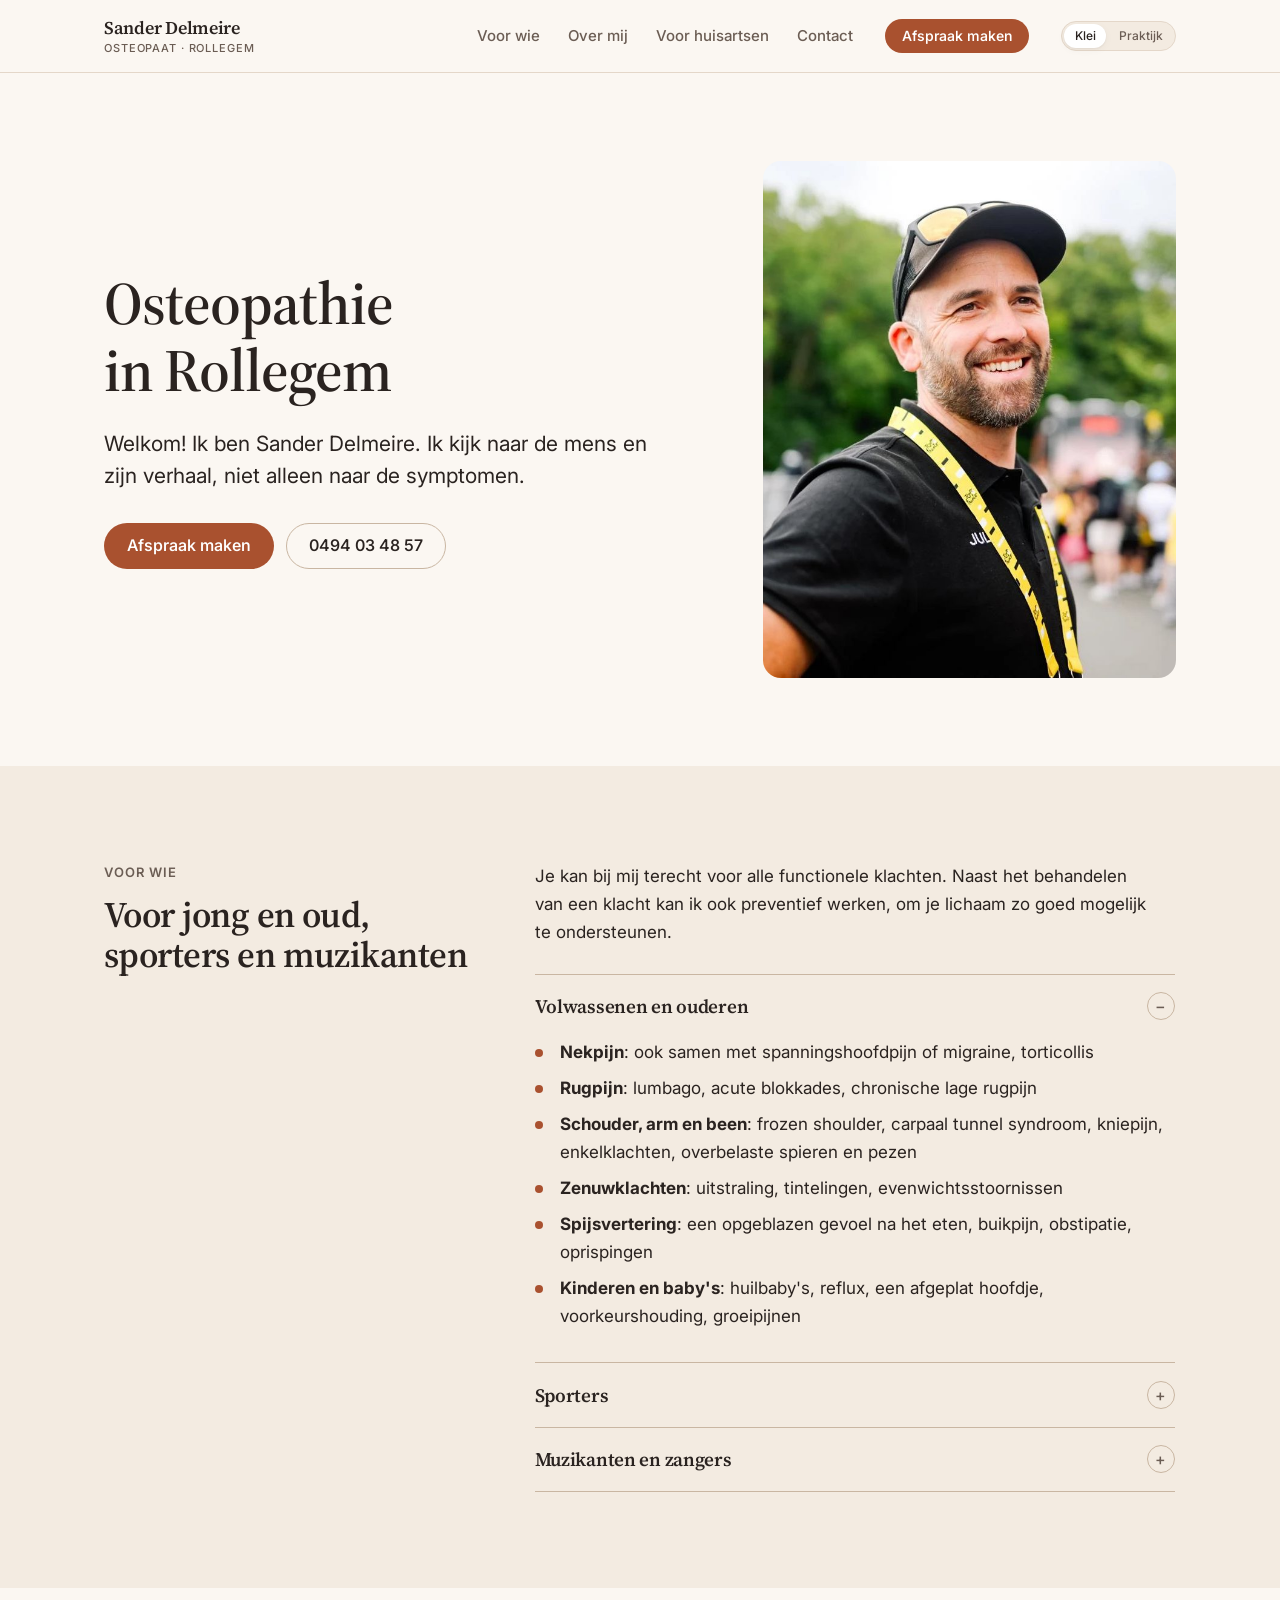
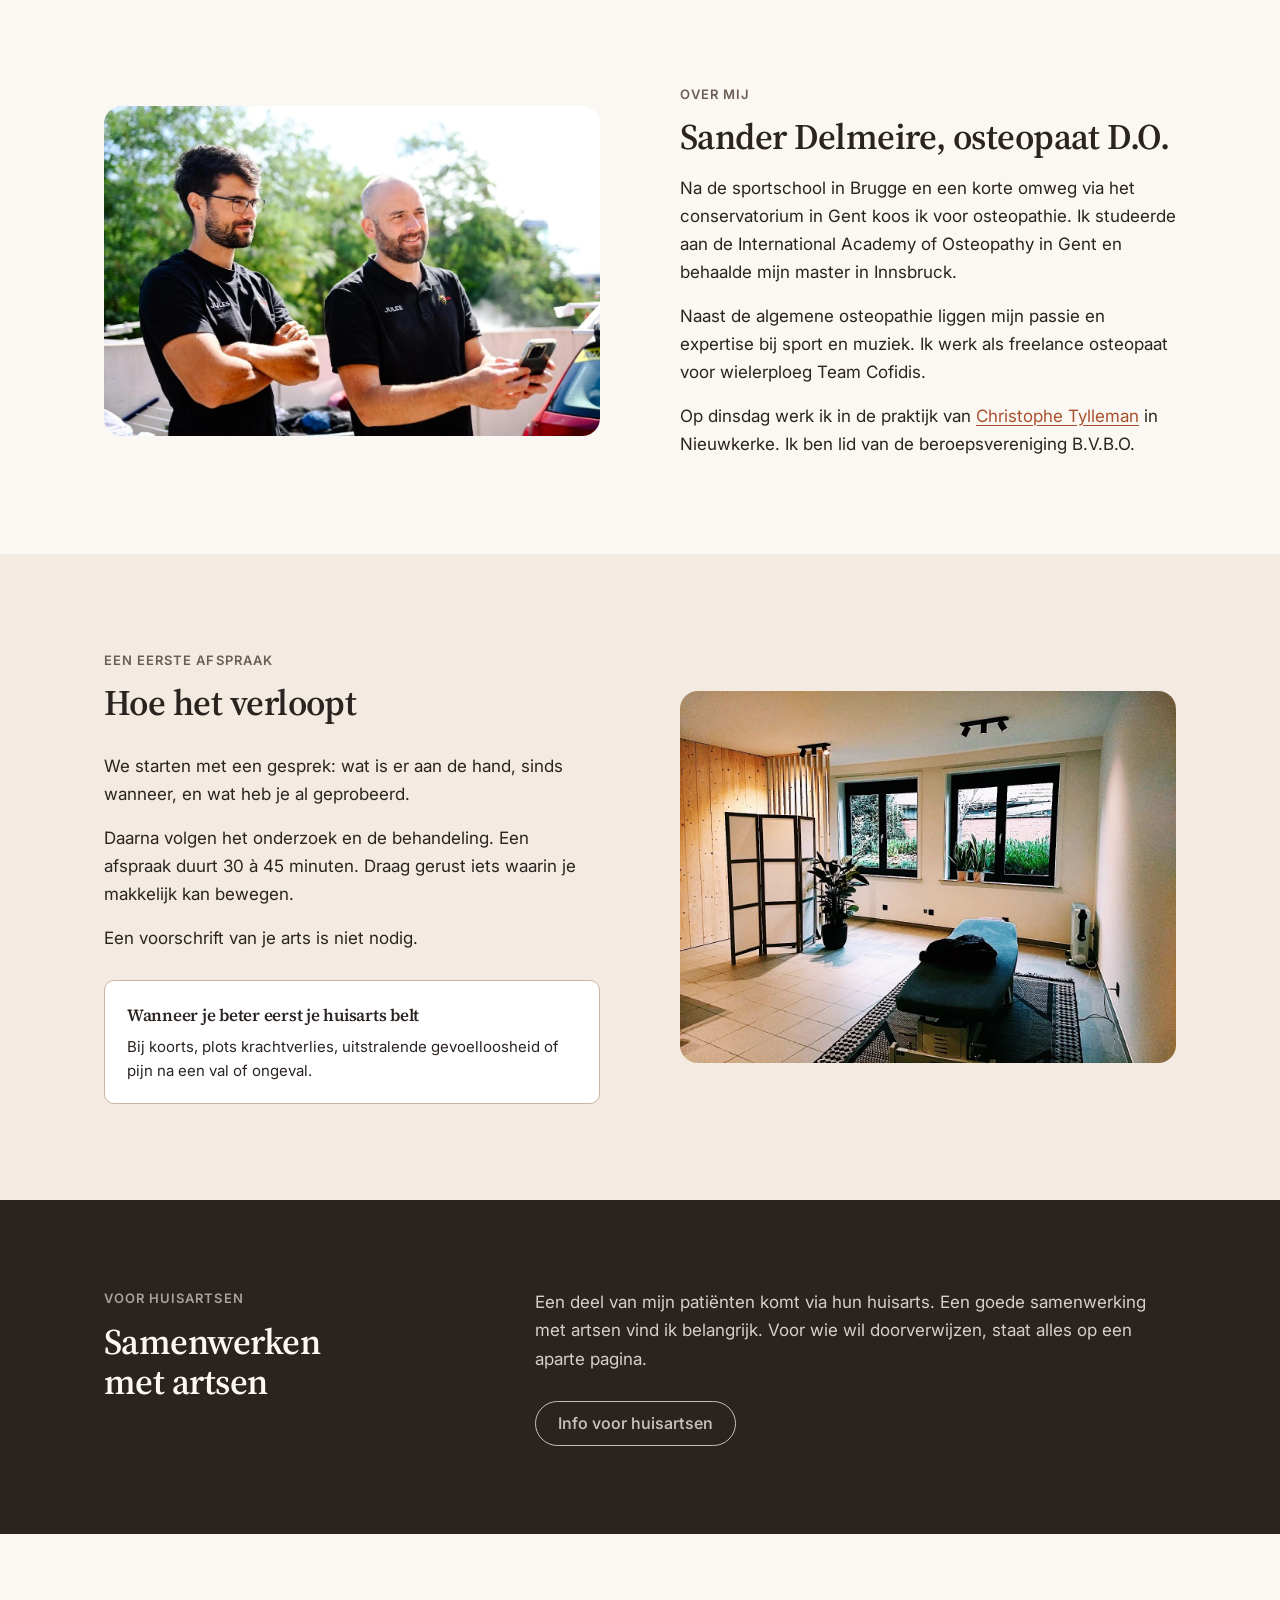
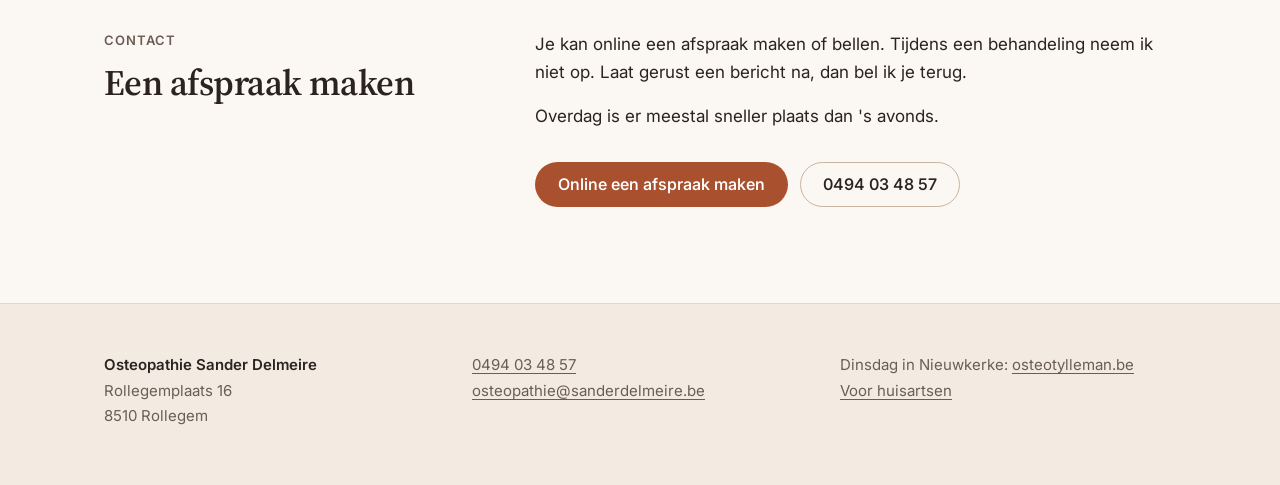
<file: index.html>
<!DOCTYPE html>
<html lang="nl-BE" data-theme="klei">
<head>
<meta charset="utf-8">
<meta name="robots" content="noindex, nofollow"><!-- Preview only. Remove when this becomes the real site. -->
<meta name="viewport" content="width=device-width, initial-scale=1">
<title>Sander Delmeire · Osteopaat in Rollegem</title>
<meta name="description" content="Sander Delmeire, osteopaat D.O. in Rollegem (Kortrijk). Voor volwassenen, kinderen, sporters en muzikanten.">

<!-- Set the theme before first paint so there is no flash -->
<script>
  document.documentElement.classList.add('js');
  (function () {
    try {
      var t = localStorage.getItem('sd-theme');
      if (t === 'klei' || t === 'praktijk') {
        document.documentElement.setAttribute('data-theme', t);
      }
    } catch (e) {}
  })();
</script>

<link rel="preconnect" href="https://fonts.googleapis.com">
<link rel="preconnect" href="https://fonts.gstatic.com" crossorigin>
<!-- Source Serif 4 is only used by direction "Klei". Drop it if Praktijk wins. -->
<link href="https://fonts.googleapis.com/css2?family=Inter:wght@400;500;600;650&family=Source+Serif+4:opsz,wght@8..60,500;8..60,600&display=swap" rel="stylesheet">

<link rel="stylesheet" href="css/tokens.css?v=20261006-2">
<link rel="stylesheet" href="css/site.css?v=20261006-2">
</head>
<body>

<header class="site-header">
  <div class="wrap site-header__inner">
    <a class="wordmark" href="index.html">
      Sander Delmeire
      <span>Osteopaat · Rollegem</span>
    </a>
    <div class="site-menu" id="site-menu">
      <nav class="site-nav">
        <a href="#voor-wie">Voor wie</a>
        <a href="#over-mij">Over mij</a>
        <a href="voor-huisartsen.html">Voor huisartsen</a>
        <a href="#contact">Contact</a>
      </nav>
      <a class="btn btn--primary header-cta" href="https://app.acuityscheduling.com/schedule.php?owner=20171099" target="_blank" rel="noopener">Afspraak maken</a>
    </div>
    <button class="nav-toggle" type="button" aria-expanded="false" aria-controls="site-menu" aria-label="Menu">
      <span></span><span></span><span></span>
    </button>
  </div>
</header>

<main>

  <!-- ===================== HERO ===================== -->
  <section class="hero">
    <div class="wrap hero__grid">
      <div class="hero__text">
        <h1 class="h1">Osteopathie in Rollegem</h1>
        <p class="lead">
          Welkom! Ik ben Sander Delmeire. Ik kijk naar de mens en zijn
          verhaal, niet alleen naar de symptomen.
        </p>
        <div class="hero__actions">
          <a class="btn btn--primary" href="https://app.acuityscheduling.com/schedule.php?owner=20171099" target="_blank" rel="noopener">Afspraak maken</a>
          <a class="btn btn--ghost" href="tel:+32494034857">0494 03 48 57</a>
        </div>
      </div>
      <figure class="photo photo--portrait">
        <img src="img/sander.jpg" alt="Sander Delmeire" width="682" height="853">
      </figure>
    </div>
  </section>

  <!-- ===================== VOOR WIE ===================== -->
  <section class="section section--sunken" id="voor-wie">
    <div class="wrap split">
      <div>
        <p class="eyebrow">Voor wie</p>
        <h2 class="h2">Voor jong en oud, sporters en muzikanten</h2>
      </div>
      <div class="split__body stack-lg">
        <p>
          Je kan bij mij terecht voor alle functionele klachten. Naast het
          behandelen van een klacht kan ik ook preventief werken, om je
          lichaam zo goed mogelijk te ondersteunen.
        </p>

        <div class="accordion">
          <details open>
            <summary>Volwassenen en ouderen</summary>
            <div class="accordion__body">
              <ul class="checklist">
                <li><strong>Nekpijn</strong>: ook samen met spanningshoofdpijn of migraine, torticollis</li>
                <li><strong>Rugpijn</strong>: lumbago, acute blokkades, chronische lage rugpijn</li>
                <li><strong>Schouder, arm en been</strong>: frozen shoulder, carpaal tunnel syndroom, kniepijn, enkelklachten, overbelaste spieren en pezen</li>
                <li><strong>Zenuwklachten</strong>: uitstraling, tintelingen, evenwichtsstoornissen</li>
                <li><strong>Spijsvertering</strong>: een opgeblazen gevoel na het eten, buikpijn, obstipatie, oprispingen</li>
                <li><strong>Kinderen en baby's</strong>: huilbaby's, reflux, een afgeplat hoofdje, voorkeurshouding, groeipijnen</li>
              </ul>
            </div>
          </details>
          <details>
            <summary>Sporters</summary>
            <div class="accordion__body stack">
              <p>
                Ontstekingen, overbelasting, kniepijn, lage rugpijn tijdens
                inspanning, slapende handen, nekpijn.
              </p>
              <p>
                Als sporter vraag je meer van je lichaam dan in het dagelijkse
                leven. Raken belasting en belastbaarheid uit balans, dan
                volgen blessures. Ik zoek de zwakke schakel en werk graag
                samen met je kinesist, trainer of sportarts. Ook preventief,
                om blessures voor te blijven.
              </p>
              <figure class="photo photo--wide">
                <img src="img/sport.jpg" alt="Sander in het shirt van Team Cofidis, buiten in de natuur" width="1200" height="800" loading="lazy">
              </figure>
            </div>
          </details>
          <details>
            <summary>Muzikanten en zangers</summary>
            <div class="accordion__body stack">
              <p>
                Heesheid, stemvermoeidheid, een strakke keel, kuchen, een
                beperkte stemrange of spanning bij het spelen.
              </p>
              <p>
                Ik kijk verder dan de stembanden zelf: kaak, nek, ademhaling,
                borstkas, houding en bekken kunnen allemaal meespelen. Waar
                nodig werk ik samen met een logopedist, zangpedagoog,
                NKO-arts of ademcoach.
              </p>
            </div>
          </details>
        </div>
      </div>
    </div>
  </section>

  <!-- ===================== OVER MIJ ===================== -->
  <section class="section" id="over-mij">
    <div class="wrap split split--media split--flip">
      <div class="split__body stack">
        <div>
          <p class="eyebrow">Over mij</p>
          <h2 class="h2">Sander Delmeire, osteopaat D.O.</h2>
        </div>
        <p>
          Na de sportschool in Brugge en een korte omweg via het
          conservatorium in Gent koos ik voor osteopathie. Ik studeerde aan
          de International Academy of Osteopathy in Gent en behaalde mijn
          master in Innsbruck.
        </p>
        <p>
          Naast de algemene osteopathie liggen mijn passie en expertise bij
          sport en muziek. Ik werk als freelance osteopaat voor wielerploeg
          Team Cofidis.
        </p>
        <p>
          Op dinsdag werk ik in de praktijk van
          <a href="https://www.osteotylleman.be/" target="_blank" rel="noopener">Christophe Tylleman</a>
          in Nieuwkerke. Ik ben lid van de beroepsvereniging B.V.B.O.
        </p>
      </div>
      <figure class="photo photo--wide">
        <img src="img/sander-team.jpg" alt="Sander Delmeire met een collega van Team Cofidis" width="1280" height="853" loading="lazy">
      </figure>
    </div>
  </section>

  <!-- ===================== EERSTE AFSPRAAK ===================== -->
  <section class="section section--sunken" id="eerste-afspraak">
    <div class="wrap split split--media">
      <div class="split__body stack-lg">
        <div>
          <p class="eyebrow">Een eerste afspraak</p>
          <h2 class="h2">Hoe het verloopt</h2>
        </div>

        <div class="stack">
          <p>
            We starten met een gesprek: wat is er aan de hand, sinds wanneer,
            en wat heb je al geprobeerd.
          </p>
          <p>
            Daarna volgen het onderzoek en de behandeling. Een afspraak duurt
            30 à 45 minuten. Draag gerust iets waarin je makkelijk kan bewegen.
          </p>
          <p>Een voorschrift van je arts is niet nodig.</p>
        </div>

        <div class="callout">
          <div class="callout__title">Wanneer je beter eerst je huisarts belt</div>
          <p class="small">
            Bij koorts, plots krachtverlies, uitstralende gevoelloosheid of
            pijn na een val of ongeval.
          </p>
        </div>
      </div>
      <figure class="photo photo--landscape">
        <img src="img/behandeling.jpg" alt="De behandelruimte in Rollegem" width="1280" height="960" loading="lazy">
      </figure>
    </div>
  </section>

  <!-- ===================== VOOR HUISARTSEN ===================== -->
  <section class="gp-band">
    <div class="wrap split">
      <div>
        <p class="eyebrow">Voor huisartsen</p>
        <h2 class="h2">Samenwerken met artsen</h2>
      </div>
      <div class="split__body stack-lg">
        <p>
          Een deel van mijn patiënten komt via hun huisarts. Een goede
          samenwerking met artsen vind ik belangrijk. Voor wie wil
          doorverwijzen, staat alles op een aparte pagina.
        </p>
        <p>
          <a class="btn btn--ghost" href="voor-huisartsen.html">Info voor huisartsen</a>
        </p>
      </div>
    </div>
  </section>

  <!-- ===================== CONTACT ===================== -->
  <section class="section" id="contact">
    <div class="wrap split">
      <div>
        <p class="eyebrow">Contact</p>
        <h2 class="h2">Een afspraak maken</h2>
      </div>

      <div class="split__body">
        <div class="stack">
          <p>
            Je kan online een afspraak maken of bellen. Tijdens een behandeling
            neem ik niet op. Laat gerust een bericht na, dan bel ik je terug.
          </p>
          <p>Overdag is er meestal sneller plaats dan 's avonds.</p>
        </div>
        <div class="hero__actions">
          <a class="btn btn--primary" href="https://app.acuityscheduling.com/schedule.php?owner=20171099" target="_blank" rel="noopener">Online een afspraak maken</a>
          <a class="btn btn--ghost" href="tel:+32494034857">0494 03 48 57</a>
        </div>
      </div>
    </div>
  </section>

</main>

<footer class="site-footer">
  <div class="wrap footer-grid">
    <div>
      <strong>Osteopathie Sander Delmeire</strong><br>
      Rollegemplaats 16<br>
      8510 Rollegem
    </div>
    <div>
      <a href="tel:+32494034857">0494 03 48 57</a><br>
      <a href="mailto:osteopathie@sanderdelmeire.be">osteopathie@sanderdelmeire.be</a>
    </div>
    <div>
      Dinsdag in Nieuwkerke: <a href="https://www.osteotylleman.be/" target="_blank" rel="noopener">osteotylleman.be</a><br>
      <a href="voor-huisartsen.html">Voor huisartsen</a>
    </div>
  </div>
</footer>

<script src="js/theme.js?v=20261006-2"></script>
<script src="js/nav.js?v=20261006-2"></script>
</body>
</html>
</file>
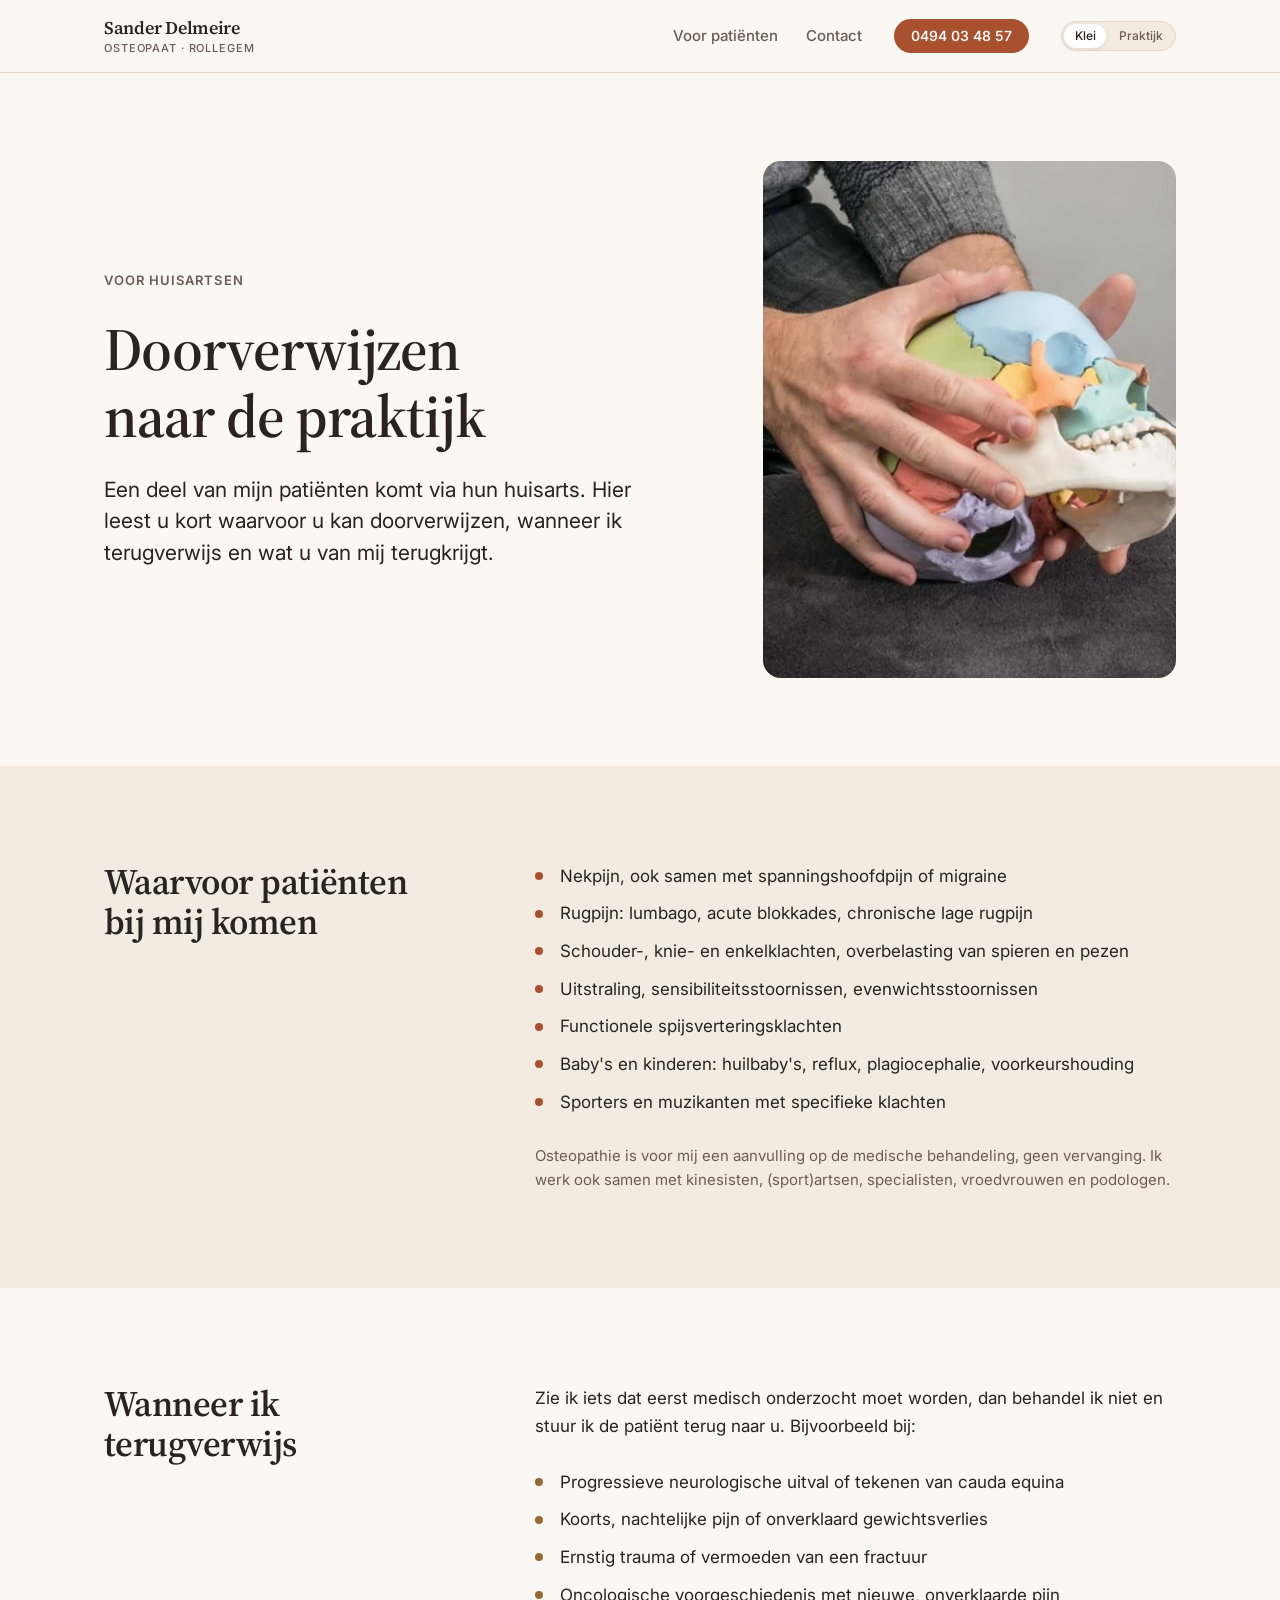
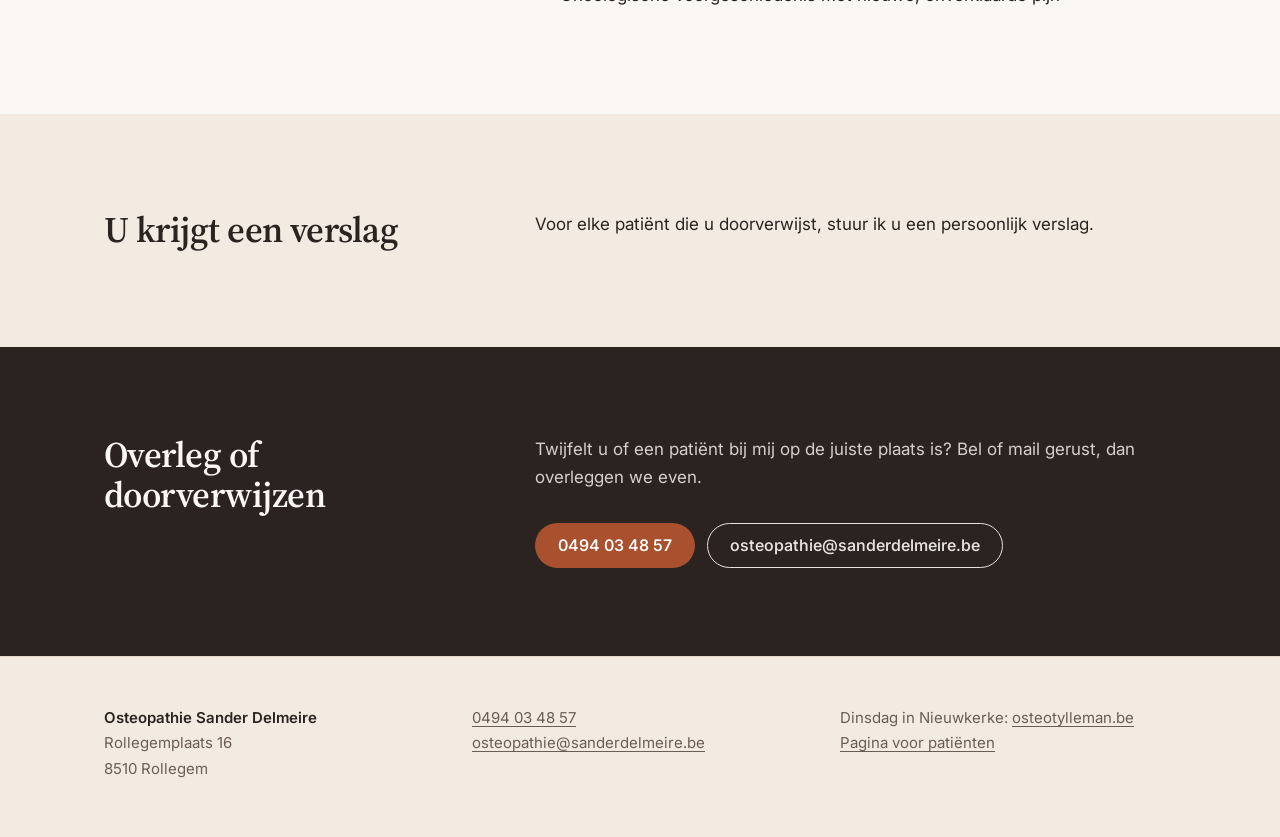
<file: voor-huisartsen.html>
<!DOCTYPE html>
<html lang="nl-BE" data-theme="klei">
<head>
<meta charset="utf-8">
<meta name="robots" content="noindex, nofollow"><!-- Preview only. Remove when this becomes the real site. -->
<meta name="viewport" content="width=device-width, initial-scale=1">
<title>Voor huisartsen · Sander Delmeire, osteopaat in Rollegem</title>
<meta name="description" content="Informatie voor huisartsen: waarvoor u kan doorverwijzen, wanneer ik terugverwijs en wat u van mij terugkrijgt.">

<script>
  document.documentElement.classList.add('js');
  (function () {
    try {
      var t = localStorage.getItem('sd-theme');
      if (t === 'klei' || t === 'praktijk') {
        document.documentElement.setAttribute('data-theme', t);
      }
    } catch (e) {}
  })();
</script>

<link rel="preconnect" href="https://fonts.googleapis.com">
<link rel="preconnect" href="https://fonts.gstatic.com" crossorigin>
<link href="https://fonts.googleapis.com/css2?family=Inter:wght@400;500;600;650&family=Source+Serif+4:opsz,wght@8..60,500;8..60,600&display=swap" rel="stylesheet">

<link rel="stylesheet" href="css/tokens.css?v=20261006-2">
<link rel="stylesheet" href="css/site.css?v=20261006-2">
</head>
<body>

<header class="site-header">
  <div class="wrap site-header__inner">
    <a class="wordmark" href="index.html">
      Sander Delmeire
      <span>Osteopaat · Rollegem</span>
    </a>
    <div class="site-menu" id="site-menu">
      <nav class="site-nav">
        <a href="index.html">Voor patiënten</a>
        <a href="#contact">Contact</a>
      </nav>
      <a class="btn btn--primary header-cta" href="tel:+32494034857">0494 03 48 57</a>
    </div>
    <button class="nav-toggle" type="button" aria-expanded="false" aria-controls="site-menu" aria-label="Menu">
      <span></span><span></span><span></span>
    </button>
  </div>
</header>

<main>

  <section class="hero">
    <div class="wrap hero__grid">
      <div class="hero__text">
        <p class="eyebrow">Voor huisartsen</p>
        <h1 class="h1">Doorverwijzen naar de praktijk</h1>
        <p class="lead">
          Een deel van mijn patiënten komt via hun huisarts. Hier leest u kort
          waarvoor u kan doorverwijzen, wanneer ik terugverwijs en wat u van
          mij terugkrijgt.
        </p>
      </div>
      <figure class="photo photo--portrait">
        <img src="img/schedel.jpg" alt="Handen rond een anatomisch model van een schedel" width="740" height="924">
      </figure>
    </div>
  </section>

  <!-- ===================== WAT ===================== -->
  <section class="section section--sunken">
    <div class="wrap split">
      <h2 class="h2">Waarvoor patiënten bij mij komen</h2>
      <div class="split__body stack-lg">
        <ul class="checklist">
          <li>Nekpijn, ook samen met spanningshoofdpijn of migraine</li>
          <li>Rugpijn: lumbago, acute blokkades, chronische lage rugpijn</li>
          <li>Schouder-, knie- en enkelklachten, overbelasting van spieren en pezen</li>
          <li>Uitstraling, sensibiliteitsstoornissen, evenwichtsstoornissen</li>
          <li>Functionele spijsverteringsklachten</li>
          <li>Baby's en kinderen: huilbaby's, reflux, plagiocephalie, voorkeurshouding</li>
          <li>Sporters en muzikanten met specifieke klachten</li>
        </ul>
        <p class="small muted">
          Osteopathie is voor mij een aanvulling op de medische behandeling,
          geen vervanging. Ik werk ook samen met kinesisten, (sport)artsen,
          specialisten, vroedvrouwen en podologen.
        </p>
      </div>
    </div>
  </section>

  <!-- ===================== TERUGVERWIJZEN ===================== -->
  <section class="section">
    <div class="wrap split">
      <h2 class="h2">Wanneer ik terugverwijs</h2>
      <div class="split__body stack-lg">
        <p>
          Zie ik iets dat eerst medisch onderzocht moet worden, dan behandel
          ik niet en stuur ik de patiënt terug naar u. Bijvoorbeeld bij:
        </p>
        <ul class="checklist checklist--warn">
          <li>Progressieve neurologische uitval of tekenen van cauda equina</li>
          <li>Koorts, nachtelijke pijn of onverklaard gewichtsverlies</li>
          <li>Ernstig trauma of vermoeden van een fractuur</li>
          <li>Oncologische voorgeschiedenis met nieuwe, onverklaarde pijn</li>
        </ul>
      </div>
    </div>
  </section>

  <!-- ===================== VERSLAG ===================== -->
  <section class="section section--sunken">
    <div class="wrap split">
      <h2 class="h2">U krijgt een verslag</h2>
      <div class="split__body">
        <p>
          Voor elke patiënt die u doorverwijst, stuur ik u een persoonlijk
          verslag.
        </p>
      </div>
    </div>
  </section>


  <!-- ===================== CONTACT ===================== -->
  <section class="gp-band" id="contact">
    <div class="wrap split">
      <h2 class="h2">Overleg of doorverwijzen</h2>
      <div class="split__body">
        <p>
          Twijfelt u of een patiënt bij mij op de juiste plaats is? Bel of
          mail gerust, dan overleggen we even.
        </p>
        <div class="hero__actions">
          <a class="btn btn--primary" href="tel:+32494034857">0494 03 48 57</a>
          <a class="btn btn--ghost" href="mailto:osteopathie@sanderdelmeire.be">osteopathie@sanderdelmeire.be</a>
        </div>
      </div>
    </div>
  </section>

</main>

<footer class="site-footer">
  <div class="wrap footer-grid">
    <div>
      <strong>Osteopathie Sander Delmeire</strong><br>
      Rollegemplaats 16<br>
      8510 Rollegem
    </div>
    <div>
      <a href="tel:+32494034857">0494 03 48 57</a><br>
      <a href="mailto:osteopathie@sanderdelmeire.be">osteopathie@sanderdelmeire.be</a>
    </div>
    <div>
      Dinsdag in Nieuwkerke: <a href="https://www.osteotylleman.be/" target="_blank" rel="noopener">osteotylleman.be</a><br>
      <a href="index.html">Pagina voor patiënten</a>
    </div>
  </div>
</footer>

<script src="js/theme.js?v=20261006-2"></script>
<script src="js/nav.js?v=20261006-2"></script>
</body>
</html>
</file>
<file: css/tokens.css>
/* ==========================================================================
   THEME TOKENS
   --------------------------------------------------------------------------
   Two design directions for Sander to choose between.

   HARD RULE: this is the only file in the project allowed to contain a raw
   colour, font-family, radius or shadow value. Everything in site.css reads
   from these variables. That is what makes switching directions a one-line
   change and deleting the loser a five-minute job.

   TO ADD A DIRECTION
     1. Copy a [data-theme="..."] block below, rename it
     2. Add it to THEMES in js/theme.js
     3. Add its fonts to the <link> tags in both HTML files

   TO DELETE A DIRECTION once Sander picks
     1. Delete its block here
     2. Remove it from THEMES in js/theme.js
     3. Remove its fonts from the <link> tags
     4. Set REVIEW_MODE = false in js/theme.js to hide the toggle bar
     Nothing in site.css changes.
   ========================================================================== */


/* --------------------------------------------------------------------------
   DIRECTION A — "Klei"
   Warm, tactile, hand-made. Leans into the craftsman identity: he works
   alone, with his hands, one person at a time. Feels like a person rather
   than an institution.
   -------------------------------------------------------------------------- */

:root,
[data-theme="klei"] {
  --theme-label: "Klei";

  /* Surfaces */
  --bg:            #FBF7F2;
  --bg-raised:     #FFFFFF;
  --bg-sunken:     #F3EBE1;
  --bg-inverse:    #2A2320;

  /* Text */
  --text:          #2A2320;
  --text-muted:    #6B5D54;
  --text-inverse:  #FBF7F2;
  --text-on-accent:#FFFFFF;

  /* Accent */
  --accent:        #A9512F;
  --accent-hover:  #8C4026;
  --accent-soft:   #F0DDD4;

  /* Lines */
  --line:          #E4D7C9;
  --line-strong:   #C9B6A2;

  /* Signal colours, used by the availability block */
  --signal-open:   #4F6F52;
  --signal-wait:   #96682F;
  --signal-open-bg:#E6EDE5;
  --signal-wait-bg:#F5E9D8;

  /* Type */
  --font-display:  "Source Serif 4", Georgia, "Times New Roman", serif;
  --font-body:     "Inter", system-ui, -apple-system, sans-serif;
  --display-weight: 600;
  --display-tracking: -0.015em;
  --display-leading: 1.12;

  /* Shape */
  --radius:        10px;
  --radius-lg:     18px;
  --radius-pill:   999px;

  /* Depth */
  --shadow-sm:     0 1px 2px rgba(42, 35, 32, 0.06),
                   0 2px 8px rgba(42, 35, 32, 0.04);
  --shadow-md:     0 2px 4px rgba(42, 35, 32, 0.06),
                   0 12px 28px rgba(42, 35, 32, 0.08);
}


/* --------------------------------------------------------------------------
   DIRECTION B — "Praktijk"
   Cool, quiet, credible. Leans into the medical-referral side: his patients
   come through huisartsen, and he writes them proper reports. Feels like a
   competent clinician rather than a wellness practice.
   -------------------------------------------------------------------------- */

[data-theme="praktijk"] {
  --theme-label: "Praktijk";

  /* Surfaces */
  --bg:            #FAFBFC;
  --bg-raised:     #FFFFFF;
  --bg-sunken:     #EFF3F5;
  --bg-inverse:    #16222B;

  /* Text */
  --text:          #16222B;
  --text-muted:    #5A6B75;
  --text-inverse:  #FAFBFC;
  --text-on-accent:#FFFFFF;

  /* Accent */
  --accent:        #2C6E78;
  --accent-hover:  #1F545C;
  --accent-soft:   #DCEBED;

  /* Lines */
  --line:          #DCE4E8;
  --line-strong:   #B6C4CC;

  /* Signal colours */
  --signal-open:   #2F6B4F;
  --signal-wait:   #7E5A1C;
  --signal-open-bg:#E2EFE8;
  --signal-wait-bg:#F4EBDA;

  /* Type */
  --font-display:  "Inter", system-ui, -apple-system, sans-serif;
  --font-body:     "Inter", system-ui, -apple-system, sans-serif;
  --display-weight: 650;
  --display-tracking: -0.03em;
  --display-leading: 1.08;

  /* Shape */
  --radius:        6px;
  --radius-lg:     10px;
  --radius-pill:   999px;

  /* Depth */
  --shadow-sm:     0 1px 2px rgba(22, 34, 43, 0.06),
                   0 2px 8px rgba(22, 34, 43, 0.04);
  --shadow-md:     0 2px 4px rgba(22, 34, 43, 0.05),
                   0 12px 28px rgba(22, 34, 43, 0.07);
}
</file>
<file: css/site.css>
/* ==========================================================================
   SITE STYLES
   --------------------------------------------------------------------------
   Layout, typography and components. Theme-agnostic by construction:
   every colour, font, radius and shadow reads from a var() defined in
   tokens.css. If you are about to type a hex value in this file, stop and
   add a token instead.
   ========================================================================== */


/* --- Reset ------------------------------------------------------------- */

*, *::before, *::after { box-sizing: border-box; }

html {
  -webkit-text-size-adjust: 100%;
  scroll-padding-top: 6rem;
}

body {
  margin: 0;
  background: var(--bg);
  color: var(--text);
  font-family: var(--font-body);
  font-size: 1.0625rem;
  line-height: 1.65;
  -webkit-font-smoothing: antialiased;
  text-rendering: optimizeLegibility;
}

img { max-width: 100%; height: auto; display: block; }

h1, h2, h3 {
  font-family: var(--font-display);
  font-weight: var(--display-weight);
  letter-spacing: var(--display-tracking);
  line-height: var(--display-leading);
  margin: 0;
  text-wrap: balance;
}

p { margin: 0; text-wrap: pretty; }

a { color: var(--accent); text-underline-offset: 0.18em; }
a:hover { color: var(--accent-hover); }

:focus-visible {
  outline: 2px solid var(--accent);
  outline-offset: 3px;
  border-radius: 3px;
}


/* --- Layout ------------------------------------------------------------ */

.wrap {
  width: 100%;
  max-width: 72rem;
  margin-inline: auto;
  padding-inline: clamp(1rem, 4vw, 2.5rem);
}

.measure { max-width: 38rem; }

.section {
  padding-block: clamp(3.5rem, 8vw, 6rem);
}

.section--sunken { background: var(--bg-sunken); }

/* Heading column left, content column right. Uses the full page width on
   desktop instead of one narrow centred column. */
.split {
  display: grid;
  gap: 1.75rem 4rem;
}

.split__body { max-width: 40rem; }

/* Text and photo side by side, vertically centred */
.split--media { align-items: center; }
.split--media .split__body { max-width: none; }

@media (min-width: 56rem) {
  .split { grid-template-columns: minmax(0, 4fr) minmax(0, 7fr); }
  .split--media { grid-template-columns: minmax(0, 1fr) minmax(0, 1fr); gap: 5rem; }
  .split--flip > :first-child { order: 2; }
}

.photo {
  margin: 0;
  overflow: hidden;
  border-radius: var(--radius-lg);
  background: var(--bg-sunken);
}

.photo img {
  width: 100%;
  height: 100%;
  object-fit: cover;
}

.photo--portrait { aspect-ratio: 4 / 5; }
.photo--landscape { aspect-ratio: 4 / 3; }
.photo--wide { aspect-ratio: 3 / 2; }

.stack > * + * { margin-top: 1rem; }
.stack-lg > * + * { margin-top: 1.75rem; }

.eyebrow {
  font-family: var(--font-body);
  font-size: 0.8125rem;
  font-weight: 600;
  letter-spacing: 0.08em;
  text-transform: uppercase;
  color: var(--text-muted);
  margin-bottom: 0.75rem;
}


/* --- Type scale -------------------------------------------------------- */

.h1 { font-size: clamp(2.25rem, 5.5vw, 3.75rem); }
.h2 { font-size: clamp(1.625rem, 3.2vw, 2.25rem); }
.h3 { font-size: clamp(1.125rem, 2.6vw, 1.3125rem); }

.lead {
  font-size: clamp(1.125rem, 2.6vw, 1.3125rem);
  line-height: 1.5;
  color: var(--text);
}

.muted { color: var(--text-muted); }

.small { font-size: 0.9375rem; line-height: 1.6; }


/* --- Header ------------------------------------------------------------ */

.site-header {
  position: sticky;
  top: 0;
  z-index: 50;
  background: var(--bg);
  border-bottom: 1px solid var(--line);
}

.site-header__inner {
  display: flex;
  align-items: center;
  flex-wrap: wrap;
  gap: 0.75rem 2rem;
  min-height: 4.5rem;
  padding-block: 0.75rem;
}

.wordmark {
  font-family: var(--font-display);
  font-weight: var(--display-weight);
  font-size: 1.125rem;
  line-height: 1.2;
  letter-spacing: var(--display-tracking);
  color: var(--text);
  text-decoration: none;
}

.wordmark span {
  display: block;
  font-family: var(--font-body);
  font-size: 0.6875rem;
  font-weight: 500;
  letter-spacing: 0.08em;
  text-transform: uppercase;
  color: var(--text-muted);
  margin-top: 0.2rem;
}

.site-menu {
  display: flex;
  align-items: center;
  gap: 0.75rem 2rem;
  margin-left: auto;
}

.site-nav {
  display: flex;
  align-items: center;
  gap: 1.75rem;
  font-size: 0.9375rem;
  font-weight: 500;
}

.site-nav a { color: var(--text-muted); text-decoration: none; }
.site-nav a:hover { color: var(--text); }

.btn.header-cta { padding: 0.5rem 1rem; font-size: 0.875rem; }

/* Hamburger button, phones and tablets only */
.nav-toggle {
  display: none;
  appearance: none;
  border: 0;
  background: transparent;
  cursor: pointer;
  width: 2.5rem;
  height: 2.5rem;
  padding: 0;
  flex-direction: column;
  align-items: center;
  justify-content: center;
  gap: 5px;
  border-radius: var(--radius);
  color: var(--text);
}

.nav-toggle span {
  display: block;
  width: 22px;
  height: 2px;
  border-radius: 2px;
  background: currentColor;
  transition: transform 0.2s ease, opacity 0.2s ease;
}

.site-header.is-open .nav-toggle span:nth-child(1) { transform: translateY(7px) rotate(45deg); }
.site-header.is-open .nav-toggle span:nth-child(2) { opacity: 0; }
.site-header.is-open .nav-toggle span:nth-child(3) { transform: translateY(-7px) rotate(-45deg); }

/* Phones and tablets: wordmark, theme switch and menu button on one row.
   The menu opens as a panel under the header. Without JavaScript the links
   fall back to a plain second row. */
@media (max-width: 55.99rem) {
  .site-header__inner { column-gap: 0.5rem; }
  .wordmark { margin-right: auto; }

  .site-menu { order: 3; width: 100%; margin-left: 0; }
  .site-nav { flex-wrap: wrap; gap: 0.5rem 1.25rem; font-size: 0.875rem; }
  .btn.header-cta { display: none; }

  .js .nav-toggle { display: inline-flex; }

  .js .site-menu {
    display: none;
    position: absolute;
    top: calc(100% + 1px);
    left: 0;
    right: 0;
    flex-direction: column;
    align-items: stretch;
    gap: 0;
    padding: 0.25rem clamp(1rem, 4vw, 2.5rem) 1.5rem;
    background: var(--bg);
    border-bottom: 1px solid var(--line);
    box-shadow: var(--shadow-md);
  }

  .js .site-header.is-open .site-menu { display: flex; }

  .js .site-nav {
    flex-direction: column;
    align-items: stretch;
    gap: 0;
    font-size: 1.0625rem;
  }

  .js .site-nav a {
    padding-block: 0.9rem;
    border-bottom: 1px solid var(--line);
    color: var(--text);
  }

  .js .btn.header-cta {
    display: inline-flex;
    margin-top: 1.25rem;
    padding: 0.75rem 1.375rem;
    font-size: 1rem;
  }
}


/* --- Hero -------------------------------------------------------------- */

.hero { padding-block: clamp(2.5rem, 7vw, 5.5rem); }

.hero__grid {
  display: grid;
  gap: 2.5rem;
  align-items: center;
}

.hero__text > * + * { margin-top: 1.5rem; }
.hero__text .lead { max-width: 34rem; }

@media (min-width: 56rem) {
  .hero__grid { grid-template-columns: minmax(0, 7fr) minmax(0, 5fr); gap: 5rem; }
}

.hero__actions {
  display: flex;
  flex-wrap: wrap;
  gap: 0.75rem;
  margin-top: 2rem;
}


/* --- Buttons ----------------------------------------------------------- */

.btn {
  display: inline-flex;
  align-items: center;
  justify-content: center;
  gap: 0.5rem;
  padding: 0.75rem 1.375rem;
  border-radius: var(--radius-pill);
  border: 1px solid transparent;
  font-family: var(--font-body);
  font-size: 1rem;
  font-weight: 550;
  line-height: 1.2;
  text-decoration: none;
  cursor: pointer;
  transition: background-color 0.15s ease, border-color 0.15s ease,
              color 0.15s ease, transform 0.15s ease;
}

.btn:active { transform: translateY(1px); }

.btn--primary {
  background: var(--accent);
  color: var(--text-on-accent);
}
.btn--primary:hover {
  background: var(--accent-hover);
  color: var(--text-on-accent);
}

.btn--ghost {
  background: transparent;
  color: var(--text);
  border-color: var(--line-strong);
}
.btn--ghost:hover {
  border-color: var(--accent);
  color: var(--accent);
}


/* --- Availability block ------------------------------------------------
   The signature element. Sander already says this on the phone:
   daytime is quick, evenings run two to three weeks. Nothing on his
   current site says it.
   ----------------------------------------------------------------------- */

.availability {
  display: grid;
  gap: 0.75rem;
}

@media (min-width: 34rem) {
  .availability { grid-template-columns: 1fr 1fr; }
}

.slot {
  padding: 1.125rem 1.25rem;
  border-radius: var(--radius);
  border: 1px solid var(--line);
  background: var(--bg-raised);
}

.slot__when {
  font-family: var(--font-body);
  font-size: 0.8125rem;
  font-weight: 600;
  letter-spacing: 0.07em;
  text-transform: uppercase;
  color: var(--text-muted);
}

.slot__wait {
  font-family: var(--font-display);
  font-weight: var(--display-weight);
  font-size: 1.25rem;
  letter-spacing: var(--display-tracking);
  margin-top: 0.35rem;
}

.slot--open  { background: var(--signal-open-bg); border-color: transparent; }
.slot--open  .slot__wait { color: var(--signal-open); }
.slot--open  .slot__when { color: var(--signal-open); opacity: 0.85; }

.slot--wait  { background: var(--signal-wait-bg); border-color: transparent; }
.slot--wait  .slot__wait { color: var(--signal-wait); }
.slot--wait  .slot__when { color: var(--signal-wait); opacity: 0.85; }


/* --- Definition rows (practical info) ---------------------------------- */

.rows { margin: 0; }

.rows__row {
  display: grid;
  gap: 0.15rem 1.5rem;
  padding-block: 0.875rem;
  border-bottom: 1px solid var(--line);
}

@media (min-width: 34rem) {
  .rows__row { grid-template-columns: 9.5rem 1fr; gap: 1.5rem; }
}

.rows__row:first-child { border-top: 1px solid var(--line); }

.rows__key {
  font-weight: 600;
  font-size: 0.9375rem;
  color: var(--text-muted);
}

.rows__val { margin: 0; }


/* --- Callout ----------------------------------------------------------- */

.callout {
  padding: 1.25rem 1.375rem;
  border-radius: var(--radius);
  border: 1px solid var(--line-strong);
  background: var(--bg-raised);
}

.callout__title {
  font-family: var(--font-display);
  font-weight: var(--display-weight);
  font-size: 1.0625rem;
  letter-spacing: var(--display-tracking);
  margin-bottom: 0.4rem;
}


/* --- GP band ------------------------------------------------------------
   Addressed to referring doctors, not patients. Visually separated on
   purpose: different audience, different register.
   ----------------------------------------------------------------------- */

.gp-band {
  background: var(--bg-inverse);
  color: var(--text-inverse);
  padding-block: clamp(3.5rem, 8vw, 5.5rem);
}

.gp-band .eyebrow { color: var(--text-inverse); opacity: 0.6; }
.gp-band h2 { color: var(--text-inverse); }
.gp-band p { color: var(--text-inverse); opacity: 0.82; }

.gp-band a.btn--ghost {
  color: var(--text-inverse);
  border-color: var(--text-inverse);
  opacity: 0.9;
}
.gp-band a.btn--ghost:hover {
  background: var(--text-inverse);
  color: var(--bg-inverse);
  opacity: 1;
}


/* --- Checklist (GP page) ----------------------------------------------- */

.checklist { list-style: none; margin-inline: 0; margin-bottom: 0; padding: 0; }
.checklist:first-child { margin-top: 0; }

.checklist li {
  position: relative;
  padding-left: 1.6rem;
  margin-bottom: 0.6rem;
}

.checklist li::before {
  content: "";
  position: absolute;
  left: 0;
  top: 0.62em;
  width: 0.5rem;
  height: 0.5rem;
  border-radius: 50%;
  background: var(--accent);
}

.checklist--warn li::before { background: var(--signal-wait); }


/* --- Accordion (Voor wie) ----------------------------------------------
   Native <details>, no script. Short by default, depth when you open it.
   ----------------------------------------------------------------------- */

.accordion { border-top: 1px solid var(--line-strong); }

.accordion details { border-bottom: 1px solid var(--line-strong); }

.accordion summary {
  display: flex;
  align-items: center;
  justify-content: space-between;
  gap: 1rem;
  padding-block: 1.1rem;
  cursor: pointer;
  list-style: none;
  font-family: var(--font-display);
  font-weight: var(--display-weight);
  font-size: 1.1875rem;
  letter-spacing: var(--display-tracking);
  line-height: 1.3;
}

.accordion summary::-webkit-details-marker { display: none; }

.accordion summary::after {
  content: "+";
  flex: none;
  width: 1.75rem;
  height: 1.75rem;
  display: grid;
  place-items: center;
  border: 1px solid var(--line-strong);
  border-radius: var(--radius-pill);
  font-family: var(--font-body);
  font-size: 1rem;
  font-weight: 500;
  color: var(--text-muted);
}

.accordion details[open] summary::after { content: "\2212"; }

.accordion summary:hover { color: var(--accent); }

.accordion__body { padding-bottom: 1.5rem; }

.accordion .checklist li { margin-bottom: 0.5rem; }


/* --- Footer ------------------------------------------------------------ */

.site-footer {
  padding-block: 3rem 3.5rem;
  border-top: 1px solid var(--line);
  background: var(--bg-sunken);
  font-size: 0.9375rem;
  line-height: 1.7;
  color: var(--text-muted);
}

.site-footer strong { color: var(--text); font-weight: 600; }

.site-footer a { color: var(--text-muted); }
.site-footer a:hover { color: var(--accent); }

.footer-grid {
  display: grid;
  gap: 1.5rem;
}

@media (min-width: 40rem) {
  .footer-grid { grid-template-columns: repeat(3, minmax(0, 1fr)); gap: 2rem; }
}


/* --- Theme switch -------------------------------------------------------
   TEMPORARY. Lets Sander compare the two directions; sits at the right end
   of the header. Set REVIEW_MODE = false in js/theme.js to remove it.
   ----------------------------------------------------------------------- */

.theme-switch {
  display: inline-flex;
  gap: 2px;
  padding: 2px;
  border: 1px solid var(--line);
  border-radius: var(--radius-pill);
  background: var(--bg-sunken);
  font-family: var(--font-body);
}

.theme-switch__btn {
  appearance: none;
  border: 0;
  cursor: pointer;
  padding: 0.25rem 0.65rem;
  border-radius: var(--radius-pill);
  background: transparent;
  color: var(--text-muted);
  font: inherit;
  font-size: 0.75rem;
  font-weight: 500;
  line-height: 1.3;
  white-space: nowrap;
}

.theme-switch__btn:hover { color: var(--text); }

.theme-switch__btn[aria-pressed="true"] {
  background: var(--bg-raised);
  color: var(--text);
  box-shadow: var(--shadow-sm);
}


/* --- Content flags ------------------------------------------------------
   Marks copy that is unverified. Remove the class once confirmed.
   ----------------------------------------------------------------------- */

.todo {
  background: repeating-linear-gradient(
    45deg,
    rgba(255, 196, 0, 0.18),
    rgba(255, 196, 0, 0.18) 6px,
    rgba(255, 196, 0, 0.3) 6px,
    rgba(255, 196, 0, 0.3) 12px
  );
  border-bottom: 1px dashed var(--line-strong);
  padding-inline: 0.15em;
}

body[data-flags="off"] .todo {
  background: none;
  border-bottom: 0;
  padding-inline: 0;
}


/* --- Motion ------------------------------------------------------------ */

@media (prefers-reduced-motion: reduce) {
  *, *::before, *::after {
    animation-duration: 0.01ms !important;
    transition-duration: 0.01ms !important;
  }
}
</file>
